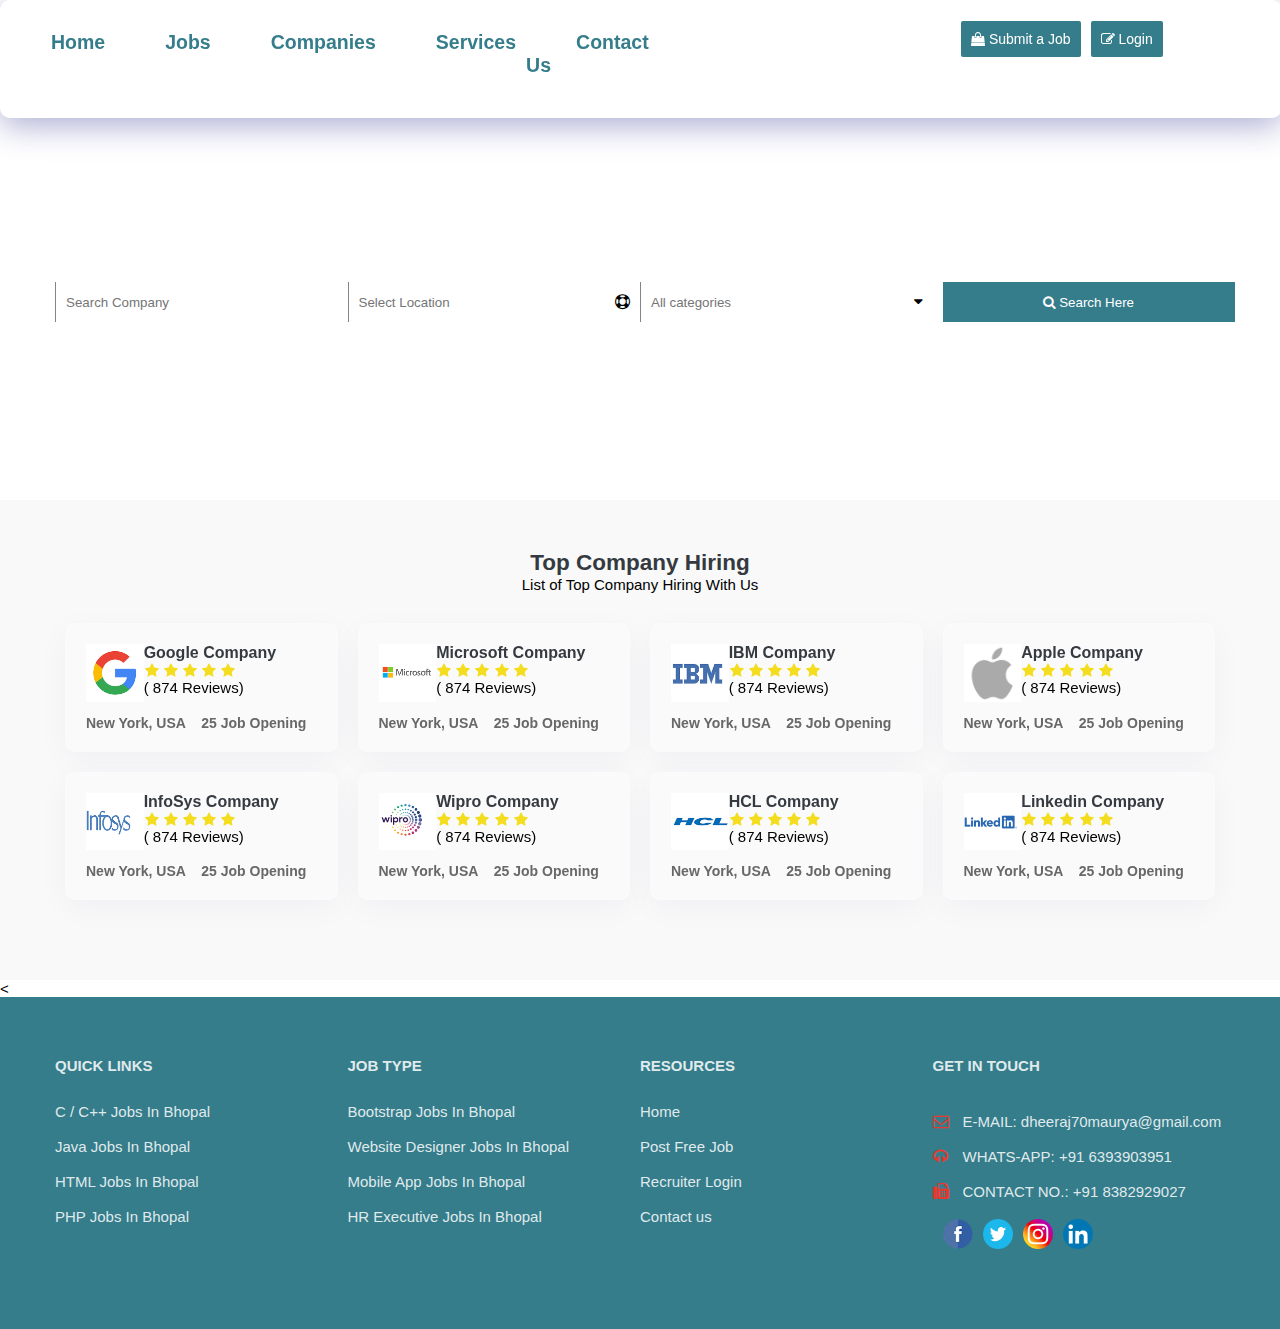
<file: companey.html>
<!-----META SECTION----->
<!DOCTYPE html>
 <html lang="en">
  <head>
   <title>Search Job</title>
   <meta charset="utf-8">
   <meta name="viewport" content="width=device-width, initial-scale=1">
   <link rel="stylesheet" href="https://maxcdn.bootstrapcdn.com/font-awesome/4.7.0/css/font-awesome.min.css">
   <link rel="stylesheet" href="Css/s1.css">
   <meta name="robots" content="noindex, nofollow">
   <link rel='stylesheet' href='https://cdnjs.cloudflare.com/ajax/libs/font-awesome/4.7.0/css/font-awesome.min.css'>
  </head>
  <body>
    <!------HEADER SECTION HEADER SECTION HEADER SECTION ------>
<header>
    <div class="width-100">
      <div class="container header">
       
        <div class="width-50">
          <ul class="header-menu ">
            <li>
              <a href="index.html">Home </a>
            </li>
            <li>
              <a href="jobs.html">Jobs </a>
            </li>
            <li>
              <a href="companey.html">Companies </a>
            </li>
            <li>
              <a href="#">Services </a>
            </li>
            <li>
              <a href="#">Contact Us </a>
            </li>
          </ul>
        </div>
        <div class="width-25">
          <a href="login.html" class="button-job-post">
            <i class="fa fa-shopping-bag" aria-hidden="true"></i> Submit a Job </a>
          <a href="login.html" class="button-resume">
            <i class="fa fa-pencil-square-o" aria-hidden="true"></i> Login </a>
        </div>
      </div>
    </div>
  </header>


  <!------SEARCH SECTION SEARCH SECTION SEARCH SECTION ------>
<div class="width-100 banner-section">
    <div class="container">
      <h1 class="banner-heading">Find The Best Job For Your Future</h1>
      <p class="banner-para">its a long established fact that a reader will be distracted by the readable</p>
      <div class="search-sect">
        <input type="text" class="search-textbox" placeholder="Search Company">
      </div>
      <div class="search-sect">
        <input type="text" class="search-textbox" placeholder="Select Location">
        <i class="fa fa-life-ring icons" aria-hidden="true"></i>
      </div>
      <div class="search-sect">
        <input type="text" class="search-textbox" placeholder="All categories">
        <i class="fa fa-caret-down icons" aria-hidden="true"></i>
      </div>
      <div class="search-sect">
        <button class="search-button">
          <i class="fa fa-search " aria-hidden="true"></i> Search Here </button>
      </div>
    </div>
  </div>
 
  <!------TOP COMPANY SECTION TOP COMPANY SECTION TOP COMPANY SECTION----->
<div class="width-100 top-company">
    <div class="container">
      <h2 class="top-company-heading">Top Company Hiring</h2>
      <p class="top-company-sub-heading">List of Top Company Hiring With Us</p>
      <!-----START COMPANY LIST----->
      <div class="width-25">
        <div class=" company-list">
          <div class="width-100">
            <div class="width-25 company-image">
              <img src="images/company-1.png">
            </div>
            <div class="width-75">
              <h4 class="company-name">Google Company</h4>
              <p class="company-rating">
                <i class="fa fa-star" aria-hidden="true"></i>
                <i class="fa fa-star" aria-hidden="true"></i>
                <i class="fa fa-star" aria-hidden="true"></i>
                <i class="fa fa-star" aria-hidden="true"></i>
                <i class="fa fa-star " aria-hidden="true"></i>
              </p>
              <p class="company-review">( 874 Reviews)</p>
            </div>
          </div>
          <div class="width-50 company-address">New York, USA</div>
          <div class="width-50 company-opening">25 Job Opening </p>
          </div>
        </div>
      </div>
      <!-----START COMPANY LIST----->
      <div class="width-25">
        <div class=" company-list">
          <div class="width-100">
            <div class="width-25 company-image">
              <img src="images/company-2.png">
            </div>
            <div class="width-75">
              <h4 class="company-name">Microsoft Company</h4>
              <p class="company-rating">
                <i class="fa fa-star" aria-hidden="true"></i>
                <i class="fa fa-star" aria-hidden="true"></i>
                <i class="fa fa-star" aria-hidden="true"></i>
                <i class="fa fa-star" aria-hidden="true"></i>
                <i class="fa fa-star " aria-hidden="true"></i>
              </p>
              <p class="company-review">( 874 Reviews)</p>
            </div>
          </div>
          <div class="width-50 company-address">New York, USA</div>
          <div class="width-50 company-opening">25 Job Opening </p>
          </div>
        </div>
      </div>
      <!-----START COMPANY LIST----->
      <div class="width-25">
        <div class=" company-list">
          <div class="width-100">
            <div class="width-25 company-image">
              <img src="images/company-3.png">
            </div>
            <div class="width-75">
              <h4 class="company-name">IBM Company</h4>
              <p class="company-rating">
                <i class="fa fa-star" aria-hidden="true"></i>
                <i class="fa fa-star" aria-hidden="true"></i>
                <i class="fa fa-star" aria-hidden="true"></i>
                <i class="fa fa-star" aria-hidden="true"></i>
                <i class="fa fa-star " aria-hidden="true"></i>
              </p>
              <p class="company-review">( 874 Reviews)</p>
            </div>
          </div>
          <div class="width-50 company-address">New York, USA</div>
          <div class="width-50 company-opening">25 Job Opening </p>
          </div>
        </div>
      </div>
      <!-----START COMPANY LIST----->
      <div class="width-25">
        <div class=" company-list">
          <div class="width-100">
            <div class="width-25 company-image">
              <img src="images/company-4.png">
            </div>
            <div class="width-75">
              <h4 class="company-name">Apple Company</h4>
              <p class="company-rating">
                <i class="fa fa-star" aria-hidden="true"></i>
                <i class="fa fa-star" aria-hidden="true"></i>
                <i class="fa fa-star" aria-hidden="true"></i>
                <i class="fa fa-star" aria-hidden="true"></i>
                <i class="fa fa-star " aria-hidden="true"></i>
              </p>
              <p class="company-review">( 874 Reviews)</p>
            </div>
          </div>
          <div class="width-50 company-address">New York, USA</div>
          <div class="width-50 company-opening">25 Job Opening </p>
          </div>
        </div>
      </div>
      <!-----START COMPANY LIST----->
      <div class="width-25">
        <div class=" company-list">
          <div class="width-100">
            <div class="width-25 company-image">
              <img src="images/company-5.png">
            </div>
            <div class="width-75">
              <h4 class="company-name">InfoSys Company</h4>
              <p class="company-rating">
                <i class="fa fa-star" aria-hidden="true"></i>
                <i class="fa fa-star" aria-hidden="true"></i>
                <i class="fa fa-star" aria-hidden="true"></i>
                <i class="fa fa-star" aria-hidden="true"></i>
                <i class="fa fa-star " aria-hidden="true"></i>
              </p>
              <p class="company-review">( 874 Reviews)</p>
            </div>
          </div>
          <div class="width-50 company-address">New York, USA</div>
          <div class="width-50 company-opening">25 Job Opening </p>
          </div>
        </div>
      </div>
      <!-----START COMPANY LIST------>
      <div class="width-25">
        <div class=" company-list">
          <div class="width-100">
            <div class="width-25 company-image">
              <img src="images/company-6.png">
            </div>
            <div class="width-75">
              <h4 class="company-name">Wipro Company</h4>
              <p class="company-rating">
                <i class="fa fa-star" aria-hidden="true"></i>
                <i class="fa fa-star" aria-hidden="true"></i>
                <i class="fa fa-star" aria-hidden="true"></i>
                <i class="fa fa-star" aria-hidden="true"></i>
                <i class="fa fa-star " aria-hidden="true"></i>
              </p>
              <p class="company-review">( 874 Reviews)</p>
            </div>
          </div>
          <div class="width-50 company-address">New York, USA</div>
          <div class="width-50 company-opening">25 Job Opening </p>
          </div>
        </div>
      </div>
      <!-----START COMPANY LIST------>
      <div class="width-25">
        <div class=" company-list">
          <div class="width-100">
            <div class="width-25 company-image">
              <img src="images/company-7.png">
            </div>
            <div class="width-75">
              <h4 class="company-name">HCL Company</h4>
              <p class="company-rating">
                <i class="fa fa-star" aria-hidden="true"></i>
                <i class="fa fa-star" aria-hidden="true"></i>
                <i class="fa fa-star" aria-hidden="true"></i>
                <i class="fa fa-star" aria-hidden="true"></i>
                <i class="fa fa-star " aria-hidden="true"></i>
              </p>
              <p class="company-review">( 874 Reviews)</p>
            </div>
          </div>
          <div class="width-50 company-address">New York, USA</div>
          <div class="width-50 company-opening">25 Job Opening </p>
          </div>
        </div>
      </div>
      <!-----START COMPANY LIST----->
      <div class="width-25">
        <div class=" company-list">
          <div class="width-100">
            <div class="width-25 company-image">
              <img src="images/company-8.png">
            </div>
            <div class="width-75">
              <h4 class="company-name">Linkedin Company</h4>
              <p class="company-rating">
                <i class="fa fa-star" aria-hidden="true"></i>
                <i class="fa fa-star" aria-hidden="true"></i>
                <i class="fa fa-star" aria-hidden="true"></i>
                <i class="fa fa-star" aria-hidden="true"></i>
                <i class="fa fa-star " aria-hidden="true"></i>
              </p>
              <p class="company-review">( 874 Reviews)</p>
            </div>
          </div>
          <div class="width-50 company-address">New York, USA</div>
          <div class="width-50 company-opening">25 Job Opening </p>
          </div>
        </div>
      </div>
    </div>
  </div>
  <!-------FEATURE SECTION FEATURE SECTION FEATURE SECTION------->
<
  <!------FOOTER SECTION FOOTER SECTION FOOTER SECTION ------->
<footer>
    <div class="width-100 footer-background">
      <div class="container">
        <div class="width-25">
          <h4>QUICK LINKS</h4>
          <ul class="footer-list">
            <li>C / C++ Jobs In Bhopal</li>
            <li>Java Jobs In Bhopal</li>
            <li>HTML Jobs In Bhopal</li>
            <li>PHP Jobs In Bhopal</li>
          </ul>
        </div>
        <div class="width-25">
          <h4>JOB TYPE</h4>
          <ul class="footer-list">
            <li>Bootstrap Jobs In Bhopal</li>
            <li>Website Designer Jobs In Bhopal</li>
            <li>Mobile App Jobs In Bhopal</li>
            <li>HR Executive Jobs In Bhopal</li>
          </ul>
        </div>
        <div class="width-25">
          <h4>RESOURCES</h4>
          <ul class="footer-list">
            <li>Home</li>
            <li>Post Free Job</li>
            <li>Recruiter Login</li>
            <li>Contact us</li>
          </ul>
        </div>
        <div class="width-25">
          <h4>GET IN TOUCH</h4>
          <ul class="get-in-touch">
            <li>
              <i class="fa fa-envelope-o" aria-hidden="true"></i>
              <p>E-MAIL: dheeraj70maurya@gmail.com</p>
            </li>
            <li>
              <i class="fa fa-headphones" aria-hidden="true"></i>
              <p>WHATS-APP: +91 6393903951</p>
            </li>
            <li>
              <i class="fa fa-fax" aria-hidden="true"></i>
              <p>CONTACT NO.: +91 8382929027</p>
            </li>
            <li>
              
            </li>
            <li>
              <img src="images/icon-facebook.png">
            </li>
            <li>
              <img src="images/icon-twitter.png">
            </li>
            <li>
              <img src="images/icon-instagram.png">
            </li>
            <li>
              <img src="images/icon-linkedin.png">
            </li>
          </ul>
        </div>
      </div>
    </div>
  </footer>
  <!------FOOTER SECTION FOOTER SECTION FOOTER SECTION ------>
</file>
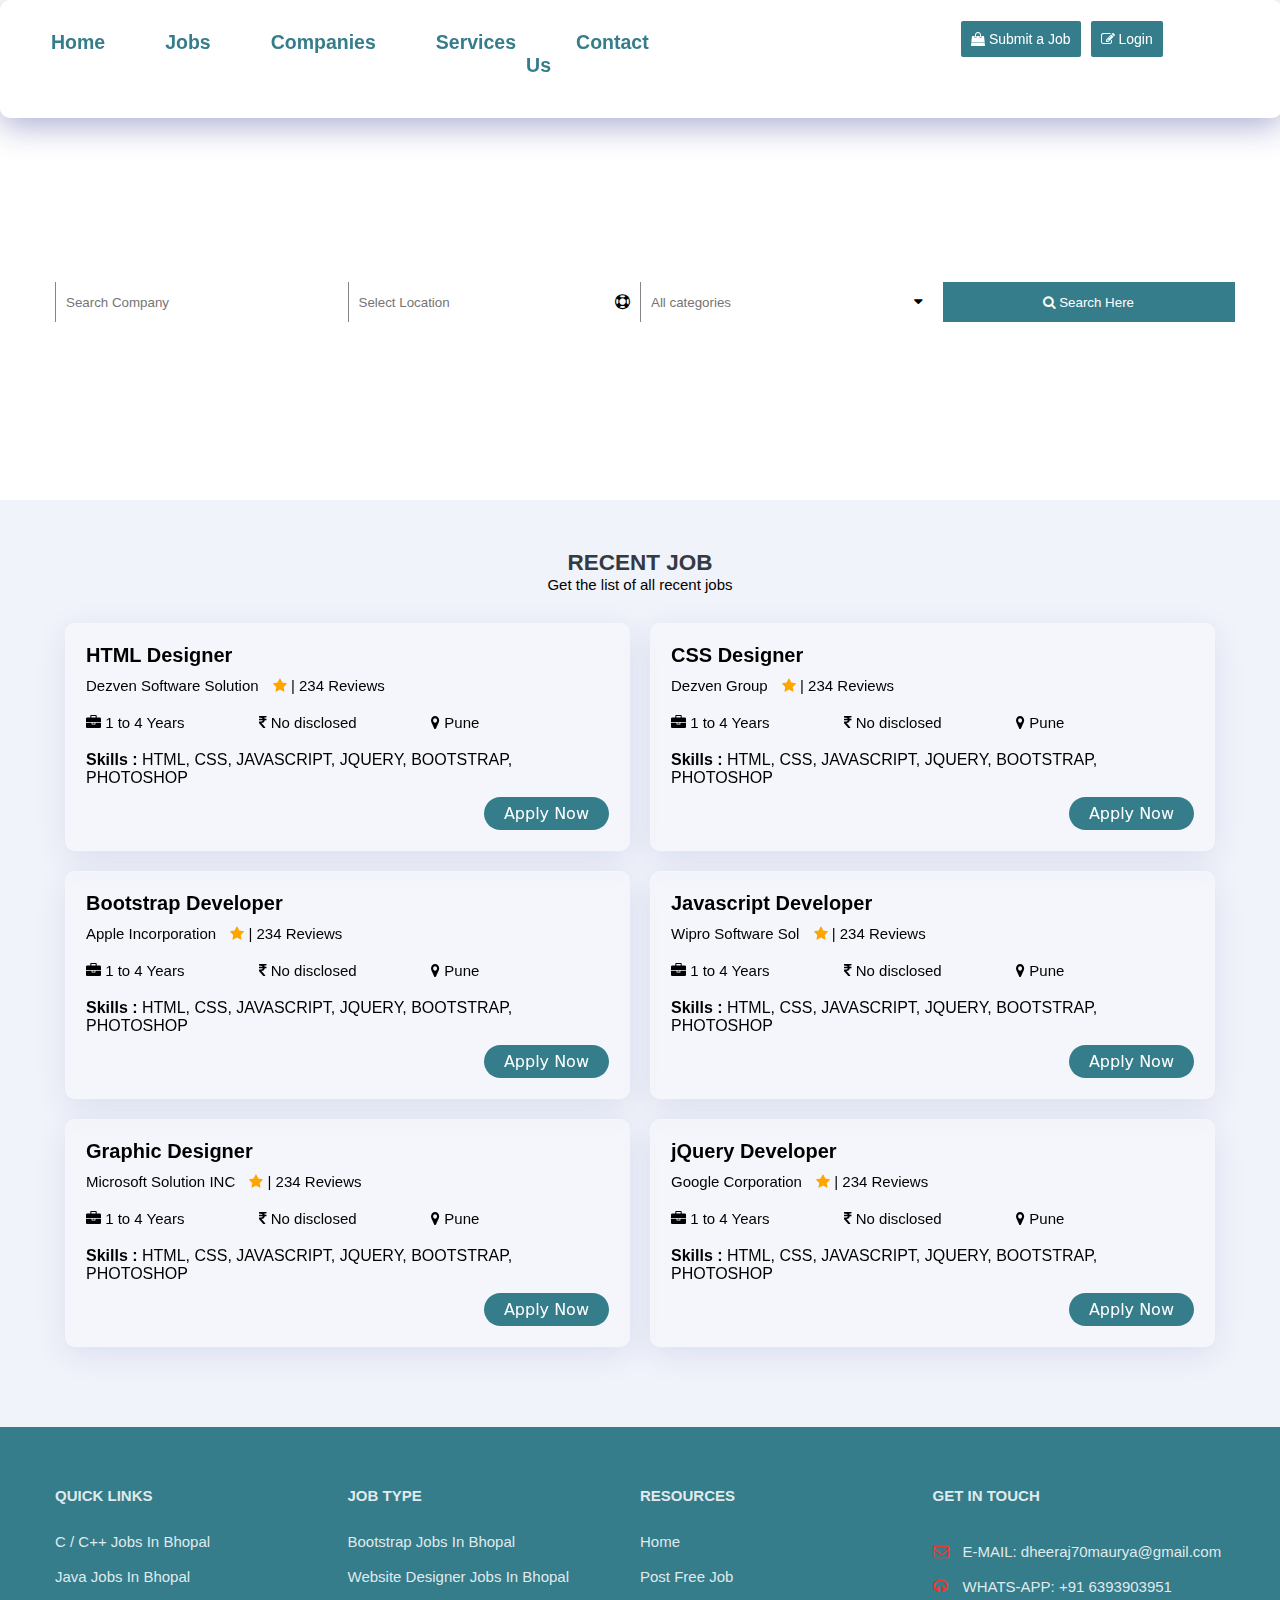
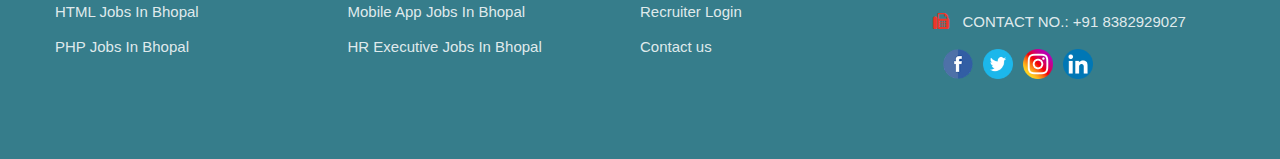
<file: jobs.html>
<!-----META SECTION----->
<!DOCTYPE html>
 <html lang="en">
  <head>
   <title>Search Job</title>
   <meta charset="utf-8">
   <meta name="viewport" content="width=device-width, initial-scale=1">
   <link rel="stylesheet" href="https://maxcdn.bootstrapcdn.com/font-awesome/4.7.0/css/font-awesome.min.css">
   <link rel="stylesheet" href="Css/s1.css">
   <meta name="robots" content="noindex, nofollow">
   <link rel='stylesheet' href='https://cdnjs.cloudflare.com/ajax/libs/font-awesome/4.7.0/css/font-awesome.min.css'>
  </head>
  <body>
    <!------HEADER SECTION HEADER SECTION HEADER SECTION ------>
<header>
    <div class="width-100">
      <div class="container header">
       
        <div class="width-50">
          <ul class="header-menu ">
            <li>
              <a href="index.html">Home </a>
            </li>
            <li>
              <a href="jobs.html">Jobs </a>
            </li>
            <li>
              <a href="companey.html">Companies </a>
            </li>
            <li>
              <a href="#">Services </a>
            </li>
            <li>
              <a href="#">Contact Us </a>
            </li>
          </ul>
        </div>
        <div class="width-25">
          <a href="login.html" class="button-job-post">
            <i class="fa fa-shopping-bag" aria-hidden="true"></i> Submit a Job </a>
          <a href="login.html" class="button-resume">
            <i class="fa fa-pencil-square-o" aria-hidden="true"></i> Login </a>
        </div>
      </div>
    </div>
  </header>


  <!------SEARCH SECTION SEARCH SECTION SEARCH SECTION ------>
<div class="width-100 banner-section">
    <div class="container">
      <h1 class="banner-heading">Find The Best Job For Your Future</h1>
      <p class="banner-para">its a long established fact that a reader will be distracted by the readable</p>
      <div class="search-sect">
        <input type="text" class="search-textbox" placeholder="Search Company">
      </div>
      <div class="search-sect">
        <input type="text" class="search-textbox" placeholder="Select Location">
        <i class="fa fa-life-ring icons" aria-hidden="true"></i>
      </div>
      <div class="search-sect">
        <input type="text" class="search-textbox" placeholder="All categories">
        <i class="fa fa-caret-down icons" aria-hidden="true"></i>
      </div>
      <div class="search-sect">
        <button class="search-button">
          <i class="fa fa-search " aria-hidden="true"></i> Search Here </button>
      </div>
    </div>
  </div>
 
  <!-----RECENT JOB SECTION RECENT JOB SECTION RECENT JOB SECTION ----->
<div class="width-100 recent-job">
    <div class="container">
      <h2 class="recent-job-heading">RECENT JOB</h2>
      <p class="recent-job-sub-heading">Get the list of all recent jobs</p>
      <!-----JOB LIST----->
      <div class="width-50">
        <div class="recent-job-list">
          <div class="width-100">
            <h4 class="job-title">HTML Designer</h4>
            <p class="job-company">Dezven Software Solution <i class="fa fa-star" aria-hidden="true"></i> | 234 Reviews </p>
          </div>
          <div class="width-33">
            <i class="fa fa-briefcase" aria-hidden="true"></i> 1 to 4 Years
          </div>
          <div class="width-33">
            <i class="fa fa-inr" aria-hidden="true"></i> No disclosed
          </div>
          <div class="width-33">
            <i class="fa fa-map-marker" aria-hidden="true"></i> Pune
          </div>
          <div class="width-100">
            <p class="job-skill">
              <b>Skills : </b>HTML, CSS, JAVASCRIPT, JQUERY, BOOTSTRAP, PHOTOSHOP
            </p>
          </div>
          <div class="width-100">
            <a href="#" class="job-apply-button">Apply Now</a>
          </div>
        </div>
      </div>
      <!-----JOB LIST------>
      <div class="width-50">
        <div class="recent-job-list">
          <div class="width-100">
            <h4 class="job-title">CSS Designer</h4>
            <p class="job-company">Dezven Group <i class="fa fa-star" aria-hidden="true"></i> | 234 Reviews </p>
          </div>
          <div class="width-33">
            <i class="fa fa-briefcase" aria-hidden="true"></i> 1 to 4 Years
          </div>
          <div class="width-33">
            <i class="fa fa-inr" aria-hidden="true"></i> No disclosed
          </div>
          <div class="width-33">
            <i class="fa fa-map-marker" aria-hidden="true"></i> Pune
          </div>
          <div class="width-100">
            <p class="job-skill">
              <b>Skills : </b>HTML, CSS, JAVASCRIPT, JQUERY, BOOTSTRAP, PHOTOSHOP
            </p>
          </div>
          <div class="width-100">
            <a href="#" class="job-apply-button">Apply Now</a>
          </div>
        </div>
      </div>
      <!-----JOB LIST----->
      <div class="width-50">
        <div class="recent-job-list">
          <div class="width-100">
            <h4 class="job-title">Bootstrap Developer</h4>
            <p class="job-company">Apple Incorporation <i class="fa fa-star" aria-hidden="true"></i> | 234 Reviews </p>
          </div>
          <div class="width-33">
            <i class="fa fa-briefcase" aria-hidden="true"></i> 1 to 4 Years
          </div>
          <div class="width-33">
            <i class="fa fa-inr" aria-hidden="true"></i> No disclosed
          </div>
          <div class="width-33">
            <i class="fa fa-map-marker" aria-hidden="true"></i> Pune
          </div>
          <div class="width-100">
            <p class="job-skill">
              <b>Skills : </b>HTML, CSS, JAVASCRIPT, JQUERY, BOOTSTRAP, PHOTOSHOP
            </p>
          </div>
          <div class="width-100">
            <a href="#" class="job-apply-button">Apply Now</a>
          </div>
        </div>
      </div>
      <!-----JOB LIST----->
      <div class="width-50">
        <div class="recent-job-list">
          <div class="width-100">
            <h4 class="job-title">Javascript Developer</h4>
            <p class="job-company">Wipro Software Sol <i class="fa fa-star" aria-hidden="true"></i> | 234 Reviews </p>
          </div>
          <div class="width-33">
            <i class="fa fa-briefcase" aria-hidden="true"></i> 1 to 4 Years
          </div>
          <div class="width-33">
            <i class="fa fa-inr" aria-hidden="true"></i> No disclosed
          </div>
          <div class="width-33">
            <i class="fa fa-map-marker" aria-hidden="true"></i> Pune
          </div>
          <div class="width-100">
            <p class="job-skill">
              <b>Skills : </b>HTML, CSS, JAVASCRIPT, JQUERY, BOOTSTRAP, PHOTOSHOP
            </p>
          </div>
          <div class="width-100">
            <a href="#" class="job-apply-button">Apply Now</a>
          </div>
        </div>
      </div>
      <!-----JOB LIST----->
      <div class="width-50">
        <div class="recent-job-list">
          <div class="width-100">
            <h4 class="job-title">Graphic Designer</h4>
            <p class="job-company">Microsoft Solution INC <i class="fa fa-star" aria-hidden="true"></i> | 234 Reviews </p>
          </div>
          <div class="width-33">
            <i class="fa fa-briefcase" aria-hidden="true"></i> 1 to 4 Years
          </div>
          <div class="width-33">
            <i class="fa fa-inr" aria-hidden="true"></i> No disclosed
          </div>
          <div class="width-33">
            <i class="fa fa-map-marker" aria-hidden="true"></i> Pune
          </div>
          <div class="width-100">
            <p class="job-skill">
              <b>Skills : </b>HTML, CSS, JAVASCRIPT, JQUERY, BOOTSTRAP, PHOTOSHOP
            </p>
          </div>
          <div class="width-100">
            <a href="#" class="job-apply-button">Apply Now</a>
          </div>
        </div>
      </div>
      <!-----JOB LIST------>
      <div class="width-50">
        <div class="recent-job-list">
          <div class="width-100">
            <h4 class="job-title">jQuery Developer</h4>
            <p class="job-company">Google Corporation <i class="fa fa-star" aria-hidden="true"></i> | 234 Reviews </p>
          </div>
          <div class="width-33">
            <i class="fa fa-briefcase" aria-hidden="true"></i> 1 to 4 Years
          </div>
          <div class="width-33">
            <i class="fa fa-inr" aria-hidden="true"></i> No disclosed
          </div>
          <div class="width-33">
            <i class="fa fa-map-marker" aria-hidden="true"></i> Pune
          </div>
          <div class="width-100">
            <p class="job-skill">
              <b>Skills : </b>HTML, CSS, JAVASCRIPT, JQUERY, BOOTSTRAP, PHOTOSHOP
            </p>
          </div>
          <div class="width-100">
            <a href="#" class="job-apply-button">Apply Now</a>
          </div>
        </div>
      </div>
    </div>
  </div>
 
  <!------FOOTER SECTION FOOTER SECTION FOOTER SECTION ------->
<footer>
    <div class="width-100 footer-background">
      <div class="container">
        <div class="width-25">
          <h4>QUICK LINKS</h4>
          <ul class="footer-list">
            <li>C / C++ Jobs In Bhopal</li>
            <li>Java Jobs In Bhopal</li>
            <li>HTML Jobs In Bhopal</li>
            <li>PHP Jobs In Bhopal</li>
          </ul>
        </div>
        <div class="width-25">
          <h4>JOB TYPE</h4>
          <ul class="footer-list">
            <li>Bootstrap Jobs In Bhopal</li>
            <li>Website Designer Jobs In Bhopal</li>
            <li>Mobile App Jobs In Bhopal</li>
            <li>HR Executive Jobs In Bhopal</li>
          </ul>
        </div>
        <div class="width-25">
          <h4>RESOURCES</h4>
          <ul class="footer-list">
            <li>Home</li>
            <li>Post Free Job</li>
            <li>Recruiter Login</li>
            <li>Contact us</li>
          </ul>
        </div>
        <div class="width-25">
          <h4>GET IN TOUCH</h4>
          <ul class="get-in-touch">
            <li>
              <i class="fa fa-envelope-o" aria-hidden="true"></i>
              <p>E-MAIL: dheeraj70maurya@gmail.com</p>
            </li>
            <li>
              <i class="fa fa-headphones" aria-hidden="true"></i>
              <p>WHATS-APP: +91 6393903951</p>
            </li>
            <li>
              <i class="fa fa-fax" aria-hidden="true"></i>
              <p>CONTACT NO.: +91 8382929027</p>
            </li>
            <li>
              
            </li>
            <li>
              <img src="images/icon-facebook.png">
            </li>
            <li>
              <img src="images/icon-twitter.png">
            </li>
            <li>
              <img src="images/icon-instagram.png">
            </li>
            <li>
              <img src="images/icon-linkedin.png">
            </li>
          </ul>
        </div>
      </div>
    </div>
  </footer>
  <!------FOOTER SECTION FOOTER SECTION FOOTER SECTION ------>
</file>
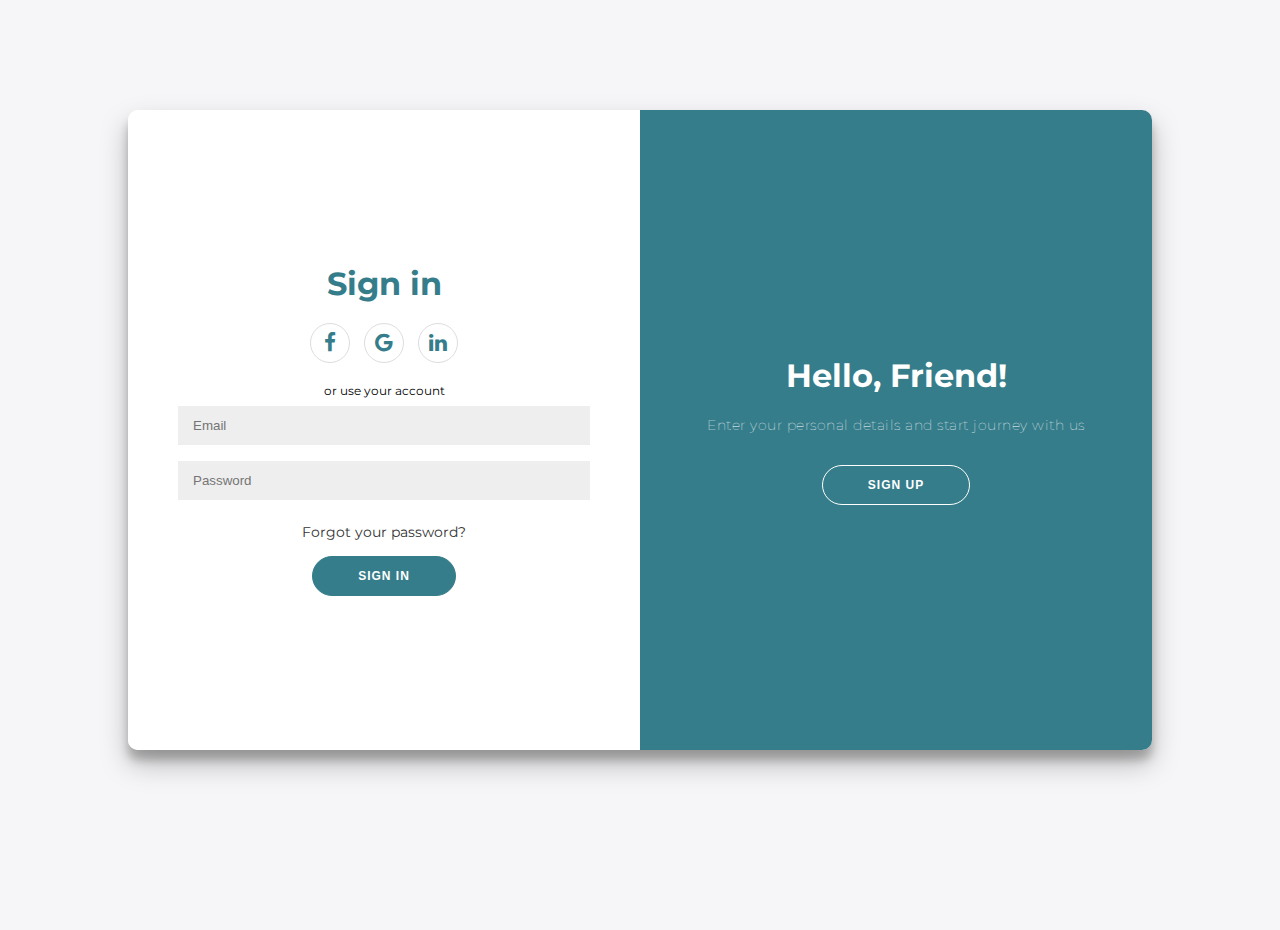
<file: login.html>
<!DOCTYPE html>
<html lang="en">
<head>
    <meta charset="UTF-8">
    <meta name="viewport" content="width=device-width, initial-scale=1.0">
    <title>Document</title>
    <link rel="stylesheet" href="login.css">
    <link rel='stylesheet' href='https://cdnjs.cloudflare.com/ajax/libs/font-awesome/4.7.0/css/font-awesome.min.css'>
	<script src="login-script.js" defer></script>
</head>
<body>
    <!-- <h2>#JOBS Sign in/up Form</h2> -->
<div class="container" id="container">
	<div class="form-container sign-up-container">
		<form action="#" id="myForm">
			<h1 style="color: #367d8b;">Create Account</h1>
			<div class="social-container">
				<a href="#" class="social"><i class='fa fa-facebook-f'></i></a>
				<a href="#" class="social"><i class='fa fa-google'></i></a>
				<a href="#" class="social"><i class='fa fa-linkedin'></i></a>
			</div>
			<span>or use your email for registration</span>
			<input type="text" placeholder="Name"  name="name-signup" required/>
			<input type="email" placeholder="Email" name="email-signup" required/>
			<input type="password" placeholder="Password" name="password-signup" required/>
			<button>Sign Up</button>
		</form>
	</div>
	<div class="form-container sign-in-container">
		<form action="#" id="myform-signin">
			<h1 style="color: #367d8b;">Sign in</h1>
			<div class="social-container">
				<a href="#" class="social"><i class='fa fa-facebook-f'></i></a>
				<a href="#" class="social"><i class='fa fa-google'></i></a>
				<a href="#" class="social"><i class='fa fa-linkedin'></i></a>
			</div>
			<span>or use your account</span>
			<input type="email" placeholder="Email" name="email-login" required/>
			<input type="password" placeholder="Password" name="password-login" required/>
			<a href="#">Forgot your password?</a>
			<button>Sign In</button>
		</form>
	</div>
	<div class="overlay-container">
		<div class="overlay">
			<div class="overlay-panel overlay-left">
				<h1>Welcome Back!</h1>
				<p>To keep connected with us please login with your personal info</p>
				<button class="ghost" id="signIn">Sign In</button>
			</div>
			<div class="overlay-panel overlay-right">
				<h1>Hello, Friend!</h1>
				<p>Enter your personal details and start journey with us</p>
				<button class="ghost" id="signUp">Sign Up</button>
			</div>
		</div>
	</div>
</div>


</body>
<script>const signUpButton = document.getElementById('signUp');
    const signInButton = document.getElementById('signIn');
    const container = document.getElementById('container');
    
    signUpButton.addEventListener('click', () => {
        container.classList.add("right-panel-active");
    });
    
    signInButton.addEventListener('click', () => {
        container.classList.remove("right-panel-active");
    });</script>
</html>
</file>
<file: Css/s1.css>
/*****COMMON CSS SECTION*****/
* {
	margin: 0px;
	padding: 0px;
}
html, body {
font-family: Arial, Helvetica, sans-serif;
	font-size: 15px;
}
.container {
	width: 1170px;
	margin: 0px auto;
}
.width-100 {
	width: 100%;
	float: left;
}
.width-66 {
	width: 66%;
	float: left;
}
.width-50 {
	float: left;
	width: 50%;
}
.width-75 {
	width: 75%;
	float: left;
}
.width-33 {
	width: 33%;
	float: left;
}
.width-25 {
	width: 25%;
	float: left;
}
/*****HEADER SECTION*****/
.header {
	display: flex;
	justify-content: space-between;
    position: fixed;
  width: 100%;
	padding-top: 20px;
	padding-bottom: 40px;
    background: rgba( 255, 255, 255, 0.25 );
box-shadow: 0 8px 32px 0 rgba( 31, 38, 135, 0.37 );
backdrop-filter: blur( 4px );
-webkit-backdrop-filter: blur( 4px );
border-radius: 10px;
border: 1px solid rgba( 255, 255, 255, 0.18 );
z-index: 1;
    
}
.header-menu {
	list-style: none;
	margin-top: 10px;
}
.header-menu li {
	float: left;
	font-size: 15px;
}
.header-menu a {
	margin-left: 40px;
	font-size: 17px;
	text-decoration: none;
	color: #367d8b;
	font-weight: 500;
	padding: 10px;
	font-size: 1.3rem;
	font-weight: 600;
}
.header-menu {
	display: flex;
	justify-content: space-between;
}
.header-menu a:hover{
	color: #3c8c9777;
	box-shadow: rgba(44, 168, 187, 0.35) 0 -25px 18px -14px
	inset,rgba(11, 172, 216, 0.25) 0 1px 2px,rgba(35, 111, 133, 0.25) 0 2px 4px,rgba(16, 133, 144, 0.25) 0 4px 8px,rgba(44, 173, 187, 0.25) 0 8px 16px,rgba(42, 105, 132, 0.25) 0 16px 32px;
   transform: scale(1.05) rotate(.9deg)
   
}
.button-job-post {
	background-color: #367d8b;
	color: white;
	border: none;
	border-radius: 2px;
	font-size: 14px;
	float: left;
	padding: 10px;
	text-decoration: none;
	
}
.button-job-post:hover{	
   transform: scale(1.05) rotate(.2deg)}
.button-resume {
	background-color: #367d8b;
	color: white;
	border: none;
	border-radius: 2px;
	font-size: 14px;
	float: left;
	margin-left: 10px;
	padding: 10px;
	text-decoration: none;

}
.button-resume:hover{ transform: scale(1.05) rotate(.2deg)}
/*****BANNER SECTION*****/
.banner-section {
     margin-top: 100px;
	background-image: url("https://www.shutterstock.com/image-photo/double-exposure-business-man-using-260nw-1733583008.jpg");
	background-repeat: no-repeat;
    background-position: top;
	background-size: cover;
	text-align: center;
	height: 400px;
	position: relative;
	width: 100%;
}

.banner-heading {
	font-size: 40px;
	color: white;
	padding-top: 70px
}
.banner-para {
	font-size: 15px;
	color: #fff;
	padding-top: 10px;
}

.search-sect {
	margin-top: 40px;
	width: 25%;
	float: left;
	position: relative;
}
.search-textbox {
	height: 40px;
	width: 100%;
	padding-left: 10px;
	border-top: none;
	border-bottom: none;
	border-color: #d9d9d9;
	border-right: none;
	border-width: 1px;
}
.search-button {
	width: 100%;
	height: 40px;
	background-color: #367d8b;
	border: none;
	color: white;
	cursor: pointer;
	margin-left: 10px;
}
.search-sect .icons {
	position: absolute;
	top: 12px;
	right: 10px
}
/*****SKILL SECTION SKILL SECTION SKILL SECTION*****/
.skill-section {
	background-color: #00000008;
	padding-top: 40px;
	padding-bottom: 40px;

}
.skill-list {
	background-color: white;
	width: 23%;
	float: left;
	margin-left: 15px;
	padding-top: 10px;
	border-radius: 5px;
	padding-left: 8px;
	padding-bottom: 10px;
	cursor: pointer;
	
}
.skill-list:hover{
	box-shadow: rgba(44, 168, 187, 0.35) 0 -25px 18px -14px
	inset,rgba(41, 101, 118, 0.25) 0 1px 2px,rgba(44,187,99,.25) 0 2px 4px,rgba(16, 133, 144, 0.25) 0 4px 8px,rgba(44, 173, 187, 0.25) 0 8px 16px,rgba(42, 105, 132, 0.25) 0 16px 32px;
   transform: scale(1.05) rotate(.2deg)
}
.skill-list img {
	width: 70px;
	height: 70px;
	border-radius: 100px;
	
}
.skill-list h4 {
	font-size: 16px;
	color: #313538;
	font-weight: bold;
	padding-left: 8px;
	padding-top: 8px
}
.view-button {
	width: 45%;
	height: 20px;
	border-radius: 20px;
	border: none;
	background-color: #367d8b;
	color: white;
	font-size: 11px;
	padding-left: 5px;
	margin-top: 15px;
}
/*****RECENT JOB SECTION RECENT JOB SECTION*****/
.recent-job {
	padding-top: 50px;
	background-color: #f0f3fa;
	padding-bottom: 60px;
}

.recent-job-heading {
	text-align: center;
	color: #343a40;
	font-size: 1.5rem;
}

.recent-job-sub-heading {
	text-align: center;
	margin-bottom: 30px;
}

.recent-job-list {
	float: left;
	background-color: white;
	padding: 20px;
	margin-left: 10px;
	margin-right: 10px;
	margin-bottom: 20px;
	background: rgba( 255, 255, 255, 0.25 );
	box-shadow: 0 8px 32px 0 rgba(31, 38, 135, 0.094);
	backdrop-filter: blur( 4px );
	-webkit-backdrop-filter: blur( 4px );
	border-radius: 10px;
	border: 1px solid rgba( 255, 255, 255, 0.18 );
	font-family: Arial, Helvetica, sans-serif;
}
.recent-job-list:hover{
	box-shadow: rgba(44, 168, 187, 0.35) 0 -25px 18px -14px
	 inset,rgba(41, 101, 118, 0.25) 0 1px 2px,rgba(44,187,99,.25) 0 2px 4px,rgba(16, 133, 144, 0.25) 0 4px 8px,rgba(44, 173, 187, 0.25) 0 8px 16px,rgba(42, 105, 132, 0.25) 0 16px 32px;
	transform: scale(1.05) rotate(.2deg)
  }

.job-title {
	font-size: 20px;
}

.job-company {
	margin-top: 10px;
	margin-bottom: 20px;
}

.job-company i {
	color: orange;
	margin-left: 10px;
}

.job-skill {
	margin-top: 20px;
	margin-bottom: 10px;
	font-size: 16px;
}

.job-apply-button {
	
	padding: 10px;
	color: white;
	text-decoration: none;
	float: right;
	background-color: #367d8b;
	border-radius: 100px;
	/* box-shadow: rgba(44, 187, 99, .2) 0 -25px 18px -14px inset,rgba(44, 187, 99, .15) 0 1px 2px,rgba(44, 187, 99, .15) 0 2px 4px,rgba(44, 187, 99, .15) 0 4px 8px,rgba(44, 187, 99, .15) 0 8px 16px,rgba(44, 187, 99, .15) 0 16px 32px; */
	color: rgb(255, 255, 255);
	cursor: pointer;
	display: inline-block;
	font-family: CerebriSans-Regular,-apple-system,system-ui,Roboto,sans-serif;
	padding: 7px 20px;
	text-align: center;
	text-decoration: none;
	transition: all 250ms;
	border: 0;
	font-size: 16px;
	user-select: none;
	-webkit-user-select: none;
	touch-action: manipulation;

}

.job-apply-button:hover {
	box-shadow: rgba(44, 168, 187, 0.35) 0 -25px 18px -14px
	inset,rgba(41, 101, 118, 0.25) 0 1px 2px,rgba(44,187,99,.25) 0 2px 4px,rgba(16, 133, 144, 0.25) 0 4px 8px,rgba(44, 173, 187, 0.25) 0 8px 16px,rgba(42, 105, 132, 0.25) 0 16px 32px;
   transform: scale(1.05) rotate(.2deg)
}

/*****TOP COMPANY SECTION*****/
.top-company {
	padding-top: 50px;
	background-color: #f9f9f9;
	padding-bottom: 60px;
}

.top-company-heading {
	text-align: center;
	color: #343a40;
}

.top-company-sub-heading {
	text-align: center;
	margin-bottom: 30px;
}

.company-list {
	cursor: pointer;
	float: left;
	background-color: white;
	padding: 20px;
	margin-left: 10px;
	margin-right: 10px;
	margin-bottom: 20px;
	
	background: rgba( 255, 255, 255, 0.25 );
	box-shadow: 0 8px 32px 0 rgba(31, 38, 135, 0.039);
	backdrop-filter: blur( 4px );
	-webkit-backdrop-filter: blur( 4px );
	border-radius: 10px;
	border: 1px solid rgba( 255, 255, 255, 0.18 );
}
.company-list:hover{
	box-shadow: rgba(44, 168, 187, 0.35) 0 -25px 18px -14px
	inset,rgba(41, 101, 118, 0.25) 0 1px 2px,rgba(127, 237, 237, 0.25) 0 2px 4px,rgba(16, 133, 144, 0.25) 0 4px 8px,rgba(129, 203, 211, 0.25) 0 8px 16px,rgba(89, 140, 162, 0.25) 0 16px 32px;
   transform: scale(1.05) rotate(.2deg)
}

.company-image img {
	width: 100%;
	height: auto;
}

.company-name {
	color: #343a40;
	font-size: 16px;
}

.company-rating i {
	padding-left: 1px;
	color: #f4dc1f;
}

.company-address {
	margin-top: 10px;
	font-size: 14px;
	font-weight: bold;
	color: #686868;
}

.company-opening {
	margin-top: 10px;
	font-size: 14px;
	font-weight: bold;
	color: #686868;
}
/******FEATURE SECTION******/
.feature-sect {
	padding-top: 60px;
	padding-bottom: 60px;
	background-color: #ebe7e7;
	font-family: Arial, Helvetica, sans-serif;
}

.feature-panel {
	background-color: #f9f9f9;
	text-align: center;
	padding: 30px;
	border: 1px solid #f0f3fa;
	margin-left: 20px;
	margin-right: 20px;
	background: rgba( 255, 255, 255, 0.25 );
	box-shadow: 0 8px 32px 0 rgba(31, 38, 135, 0.039);
	backdrop-filter: blur( 4px );
	-webkit-backdrop-filter: blur( 4px );
	border-radius: 10px;
	border: 1px solid rgba( 255, 255, 255, 0.18 );
	
}
.feature-panel:hover{
	box-shadow: rgba(44, 168, 187, 0.35) 0 -25px 18px -14px
	inset,rgba(41, 101, 118, 0.25) 0 1px 2px,rgba(127, 237, 237, 0.25) 0 2px 4px,rgba(16, 133, 144, 0.25) 0 4px 8px,rgba(129, 203, 211, 0.25) 0 8px 16px,rgba(89, 140, 162, 0.25) 0 16px 32px;
   transform: scale(1.05) rotate(.2deg)
}

.feature-title {
	padding-top: 20px
}

.feature-desc {
	margin-top: 10px;
}

.feature-img {
	width: 120px;
	height: 120px;
	border-radius: 80px;
	background-color: white;
	
}

.feature-btn {
	background-color: #1650e2;
	height: 35px;
	border: none;
	color: white;
	border-radius: 4px;
	font-size: 13px;
	margin-top: 10px;
	padding: 10px;
	background-color: #367d8b;
	border-radius: 100px;
	/* box-shadow: rgba(44, 187, 99, .2) 0 -25px 18px -14px inset,rgba(44, 187, 99, .15) 0 1px 2px,rgba(44, 187, 99, .15) 0 2px 4px,rgba(44, 187, 99, .15) 0 4px 8px,rgba(44, 187, 99, .15) 0 8px 16px,rgba(44, 187, 99, .15) 0 16px 32px; */
	color: rgb(255, 255, 255);
	cursor: pointer;
	display: inline-block;
	font-family: CerebriSans-Regular,-apple-system,system-ui,Roboto,sans-serif;
	padding: 7px 20px;
	text-align: center;
	text-decoration: none;
	transition: all 250ms;
	border: 0;
	font-size: 16px;
	user-select: none;
	-webkit-user-select: none;
	touch-action: manipulation;
}
.feature-btn:hover{
	box-shadow: rgba(44, 168, 187, 0.35) 0 -25px 18px -14px
	 inset,rgba(41, 101, 118, 0.25) 0 1px 2px,rgba(44,187,99,.25) 0 2px 4px,rgba(16, 133, 144, 0.25) 0 4px 8px,rgba(44, 173, 187, 0.25) 0 8px 16px,rgba(42, 105, 132, 0.25) 0 16px 32px;
	transform: scale(1.05) rotate(.2deg)
  }

/******FOOTER SECTION******/
.footer-list {
	list-style: none;
	line-height: 35px;
	padding-top: 20px;
	cursor: pointer;
}

.footer-background {
	background-color: #367d8b;
	padding-top: 60px;
	padding-bottom: 80px;
	color: rgba(255, 255, 255, .86);
}

.get-in-touch {
	list-style: none;
	line-height: 15px;
	padding-top: 20px
}

.get-in-touch img {
	width: 30px;
	height: 30px;
	margin-left: 10px;
	border-radius: 0px;
	float: left;
	padding-top: 20px
}

.get-in-touch i {
	float: left;
	color: #eb372a;
	font-size: 16px;
	line-height: 15px;
	cursor: pointer;
}

.get-in-touch p {
	padding-left: 30px;
	color: rgba(255, 255, 255, .86);
	margin-top: 20px
}

/******FOOTER SECTION******/
</file>
<file: login.css>
@import url('https://fonts.googleapis.com/css?family=Montserrat:400,800');

* {
	box-sizing: border-box;
}

body {
	background: #f6f5f7;
	display: flex;
	justify-content: center;
	align-items: center;
	flex-direction: column;
	font-family: 'Montserrat', sans-serif;
	height: 100vh;
	margin: -20px 0 50px;
}

h1 {
	font-weight: bold;
	margin: 0;
}

h2 {
	text-align: center;
}

p {
	font-size: 14px;
	font-weight: 100;
	line-height: 20px;
	letter-spacing: 0.5px;
	margin: 20px 0 30px;
}

span {
	font-size: 12px;
}

a {
	color: #333;
	font-size: 14px;
	text-decoration: none;
	margin: 15px 0;
}

button {
	border-radius: 20px;
	border: 1px solid #367d8b;
	background-color: #367d8b;
	color: #FFFFFF;
	font-size: 12px;
	font-weight: bold;
	padding: 12px 45px;
	letter-spacing: 1px;
	text-transform: uppercase;
	transition: transform 80ms ease-in;
    cursor: pointer;
}

button:active {
	transform: scale(0.95);
}

button:focus {
	outline: none;
}

button.ghost {
	background-color: transparent;
	border-color: #FFFFFF;
}

form {
	background-color: #FFFFFF;
	display: flex;
	align-items: center;
	justify-content: center;
	flex-direction: column;
	padding: 0 50px;
	height: 100%;
	text-align: center;
}

input {
	background-color: #eee;
	border: none;
	padding: 12px 15px;
	margin: 8px 0;
	width: 100%;
}

.container {
	background-color: #fff;
	border-radius: 10px;
  	box-shadow: 0 14px 28px rgba(0,0,0,0.25), 
			0 10px 10px rgba(0,0,0,0.22);
	position: relative;
	overflow: hidden;
	width: 768px;
	min-width: 80%;
	min-height: 640px;
}

.form-container {
	position: absolute;
	top: 0;
	height: 100%;
	transition: all 0.6s ease-in-out;
}

.sign-in-container {
	left: 0;
	width: 50%;
	z-index: 2;
}

.container.right-panel-active .sign-in-container {
	transform: translateX(100%);
}

.sign-up-container {
	left: 0;
	width: 50%;
	opacity: 0;
	z-index: 1;
}

.container.right-panel-active .sign-up-container {
	transform: translateX(100%);
	opacity: 1;
	z-index: 5;
	animation: show 0.6s;
}

@keyframes show {
	0%, 49.99% {
		opacity: 0;
		z-index: 1;
	}
	
	50%, 100% {
		opacity: 1;
		z-index: 5;
	}
}

.overlay-container {
	position: absolute;
	top: 0;
	left: 50%;
	width: 50%;
	height: 100%;
	overflow: hidden;
	transition: transform 0.6s ease-in-out;
	z-index: 100;
}

.container.right-panel-active .overlay-container{
	transform: translateX(-100%);
}

.overlay {
	background: #367d8b;
	background: -webkit-linear-gradient(to right, #2E424D, #5B8291);
	background:  #367d8b;
	background-repeat: no-repeat;
	background-size: cover;
	background-position: 0 0;
	color: #FFFFFF;
	position: relative;
	left: -100%;
	height: 100%;
	width: 200%;
  	transform: translateX(0);
	transition: transform 0.6s ease-in-out;
}

.container.right-panel-active .overlay {
  	transform: translateX(50%);
}

.overlay-panel {
	position: absolute;
	display: flex;
	align-items: center;
	justify-content: center;
	flex-direction: column;
	padding: 0 40px;
	text-align: center;
	top: 0;
	height: 100%;
	width: 50%;
	transform: translateX(0);
	transition: transform 0.6s ease-in-out;
}

.overlay-left {
	transform: translateX(-20%);
}

.container.right-panel-active .overlay-left {
	transform: translateX(0);
}

.overlay-right {
	right: 0;
	transform: translateX(0);
}

.container.right-panel-active .overlay-right {
	transform: translateX(20%);
}

.social-container {
	margin: 20px 0;
}

.social-container a {
	border: 1px solid #DDDDDD;
	border-radius: 50%;
	display: inline-flex;
	justify-content: center;
	align-items: center;
	margin: 0 5px;
	height: 40px;
	width: 40px;
}
.social{
    color: #367d8b;
    font-size: 1.3rem;
}
</file>
